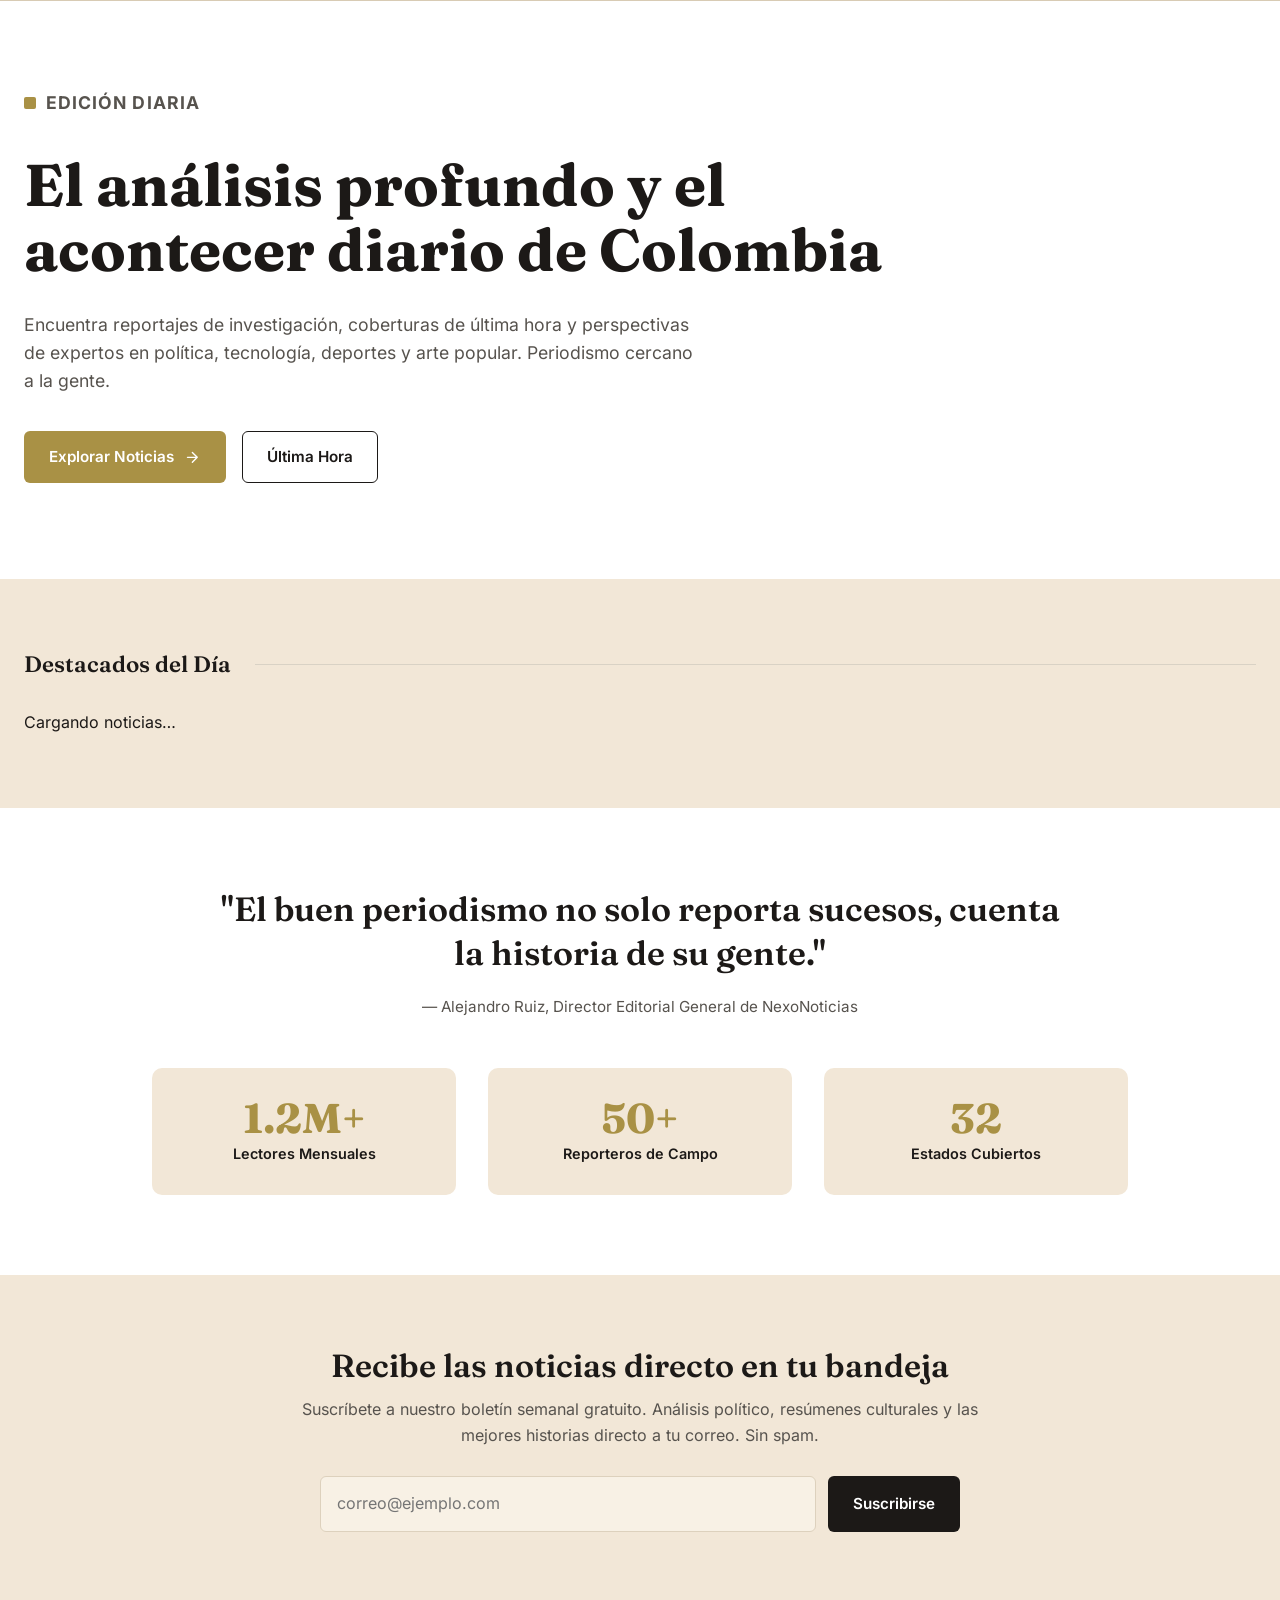
<file: index.html>
<!DOCTYPE html>
<html lang="es">
<head>
  <meta charset="utf-8">
  <meta name="viewport" content="width=device-width, initial-scale=1">
  <link rel="icon" href="data:image/svg+xml,%3Csvg xmlns='http://www.w3.org/2000/svg' viewBox='0 0 32 32'%3E%3Crect width='32' height='32' rx='4' 
  fill='%23a99145'/%3E%3Ctext x='16' y='23' font-family='Georgia' font-size='20' text-anchor='middle' fill='white'%3EN%3C/text%3E%3C/svg%3E">
  <link rel="stylesheet" href="css/styles.css">
  <title>NexoNoticias · El análisis profundo y el acontecer diario de Colombia</title>
  <meta name="description" content="Reportajes de investigación, cobertura de última hora y perspectivas de expertos en política, tecnología, deportes y cultura.">
</head>
<body>
  <a class="salto" href="#contenido">Saltar al contenido</a>
  <header class="site-header" id="header"></header>
  <main id="contenido">
    <section class="hero">
      <div class="contenedor">
        <p class="hero-etiqueta">Edición diaria</p>
        <h1>El análisis profundo y el acontecer diario de Colombia</h1>
        <p>Encuentra reportajes de investigación, coberturas de última hora y perspectivas de expertos en política, tecnología, deportes y arte popular. 
          Periodismo cercano a la gente.</p>
        <div class="hero-acciones">
          <a class="btn btn-primario" href="noticias.html">Explorar Noticias <svg class="icono" viewBox="0 0 24 24" aria-hidden="true"><path d="M5 12h14M12 5l7 7-7 7"/></svg></a>
          <a class="btn btn-borde" id="btn-ultima-hora" href="noticias.html">Última Hora</a>
        </div>
      </div>
    </section>

    <section class="seccion-crema" aria-labelledby="t-destacados">
      <div class="contenedor">
        <h2 class="titulo-linea" id="t-destacados">Destacados del Día</h2>
        <div class="grid-tarjetas" id="destacados" aria-live="polite"><p>Cargando noticias…</p></div>
      </div>
    </section>

    <section class="cita-bloque" id="acerca">
      <div class="contenedor">
        <blockquote>"El buen periodismo no solo reporta sucesos, cuenta la historia de su gente."</blockquote>
        <cite>— Alejandro Ruiz, Director Editorial General de NexoNoticias</cite>
        <div class="stats">
          <div class="stat"><strong data-contador="1.2" data-decimales="1" data-sufijo="M+">1.2M+</strong><span>Lectores Mensuales</span></div>
          <div class="stat"><strong data-contador="50" data-sufijo="+">50+</strong><span>Reporteros de Campo</span></div>
          <div class="stat"><strong data-contador="32">32</strong><span>Estados Cubiertos</span></div>
        </div>
      </div>
    </section>

    <section class="seccion-crema boletin-bloque" aria-labelledby="t-boletin">
      <div class="contenedor">
        <h2 id="t-boletin">Recibe las noticias directo en tu bandeja</h2>
        <p>Suscríbete a nuestro boletín semanal gratuito. Análisis político, resúmenes culturales y las mejores historias directo a tu correo. Sin spam.</p>
        <form class="form-suscripcion" id="form-boletin" novalidate>
          <label class="visualmente-oculto" for="correo-boletin">Correo electrónico</label>
          <input id="correo-boletin" type="email" placeholder="correo@ejemplo.com" autocomplete="email">
          <button class="btn btn-oscuro" type="submit">Suscribirse</button>
        </form>
        <p class="msg-suscripcion" id="msg-boletin" role="status"></p>
      </div>
    </section>
  </main>
  <footer class="site-footer" id="footer"></footer>
  <noscript><p style="padding:16px;text-align:center">NexoNoticias necesita JavaScript activado para mostrar las noticias.</p></noscript>
  <script type="module" src="js/pages/home.js"></script>
</body>
</html>
</file>
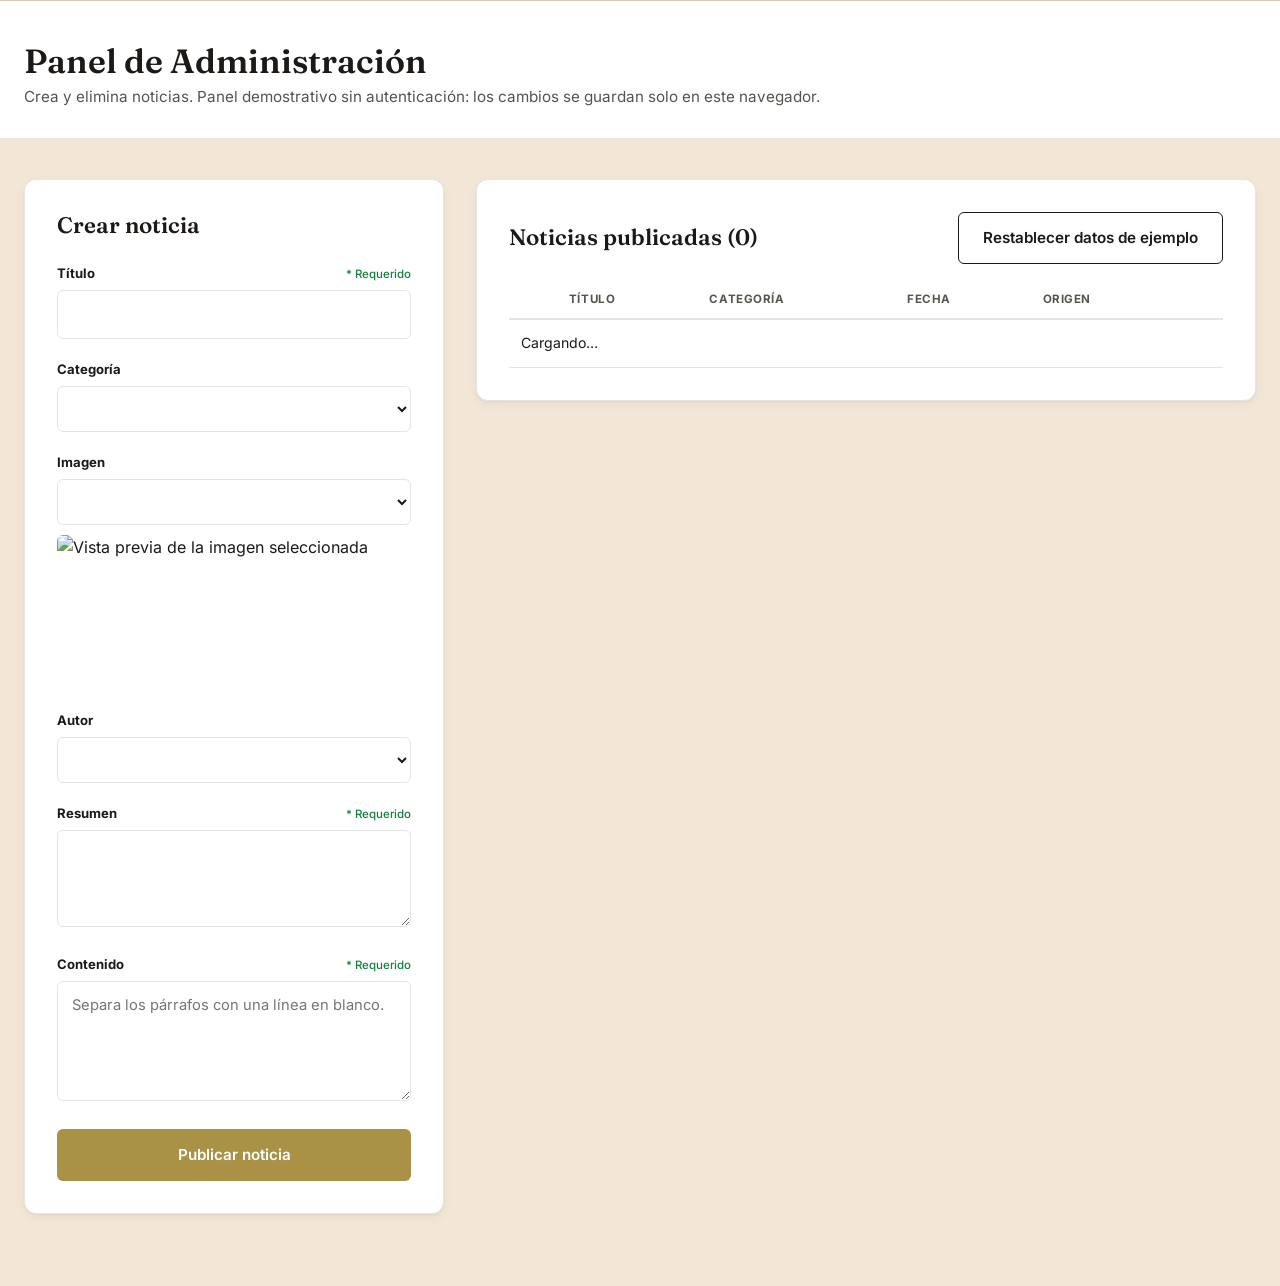
<file: admin.html>
<!DOCTYPE html>
<html lang="es">
<head>
  <meta charset="utf-8">
  <meta name="viewport" content="width=device-width, initial-scale=1">
  <link rel="icon" href="data:image/svg+xml,%3Csvg xmlns='http://www.w3.org/2000/svg' viewBox='0 0 32 32'%3E%3Crect width='32' height='32' rx='4' 
  fill='%23a99145'/%3E%3Ctext x='16' y='23' font-family='Georgia' font-size='20' text-anchor='middle' fill='white'%3EN%3C/text%3E%3C/svg%3E">
  <link rel="stylesheet" href="css/styles.css">
  <title>Administración de noticias · NexoNoticias</title>
</head>
<body>
  <a class="salto" href="#contenido">Saltar al contenido</a>
  <header class="site-header" id="header"></header>
  <main id="contenido">
    <section class="cabecera-pagina">
      <div class="contenedor">
        <h1>Panel de Administración</h1>
        <p class="sub">Crea y elimina noticias. Panel demostrativo sin autenticación: los cambios se guardan solo en este navegador.</p>
      </div>
    </section>
    <section class="catalogo-fondo">
      <div class="contenedor admin-grid">
        <div class="form-tarjeta">
          <h2>Crear noticia</h2>
          <form id="form-noticia" novalidate>
            <div class="campo">
              <div class="campo-fila"><label for="titulo">Título</label><span class="campo-estado" id="titulo-estado" aria-live="polite">* Requerido</span></div>
              <input id="titulo" name="titulo" type="text" maxlength="120" aria-describedby="titulo-estado">
            </div>
            <div class="campo">
              <div class="campo-fila"><label for="categoria">Categoría</label></div>
              <select id="categoria" name="categoria"></select>
            </div>
            <div class="campo">
              <div class="campo-fila"><label for="imagen">Imagen</label></div>
              <select id="imagen" name="imagen"></select>
              <img class="vista-previa" id="vista-previa" alt="Vista previa de la imagen seleccionada">
            </div>
            <div class="campo">
              <div class="campo-fila"><label for="autor">Autor</label></div>
              <select id="autor" name="autor"></select>
            </div>
            <div class="campo">
              <div class="campo-fila"><label for="resumen">Resumen</label><span class="campo-estado" id="resumen-estado" aria-live="polite">* Requerido</span></div>
              <textarea id="resumen" name="resumen" rows="3" style="min-height:80px" maxlength="180" aria-describedby="resumen-estado"></textarea>
            </div>
            <div class="campo">
              <div class="campo-fila"><label for="cuerpo">Contenido</label><span class="campo-estado" id="cuerpo-estado" aria-live="polite">* Requerido</span></div>
              <textarea id="cuerpo" name="contenido" aria-describedby="cuerpo-estado" placeholder="Separa los párrafos con una línea en blanco."></textarea>
            </div>
            <button class="btn btn-primario btn-bloque" type="submit">Publicar noticia</button>
          </form>
        </div>
        <div class="form-tarjeta">
          <div class="admin-barra">
            <h2 style="margin:0">Noticias publicadas (<span id="total">0</span>)</h2>
            <button type="button" class="btn btn-borde" id="btn-restablecer">Restablecer datos de ejemplo</button>
          </div>
          <div class="tabla-envoltorio">
            <table class="tabla">
              <thead><tr><th><span class="visualmente-oculto">Imagen</span></th><th>Título</th><th>Categoría</th><th>Fecha</th><th>Origen</th><th><span 
                class="visualmente-oculto">Acciones</span></th></tr></thead>
              <tbody id="cuerpo-tabla"><tr><td colspan="6">Cargando…</td></tr></tbody>
            </table>
          </div>
        </div>
      </div>
    </section>
  </main>
  <footer class="site-footer" id="footer"></footer>
  <noscript><p style="padding:16px;text-align:center">NexoNoticias necesita JavaScript activado para mostrar las noticias.</p></noscript>
  <script type="module" src="js/pages/admin.js"></script>
</body>
</html>
</file>
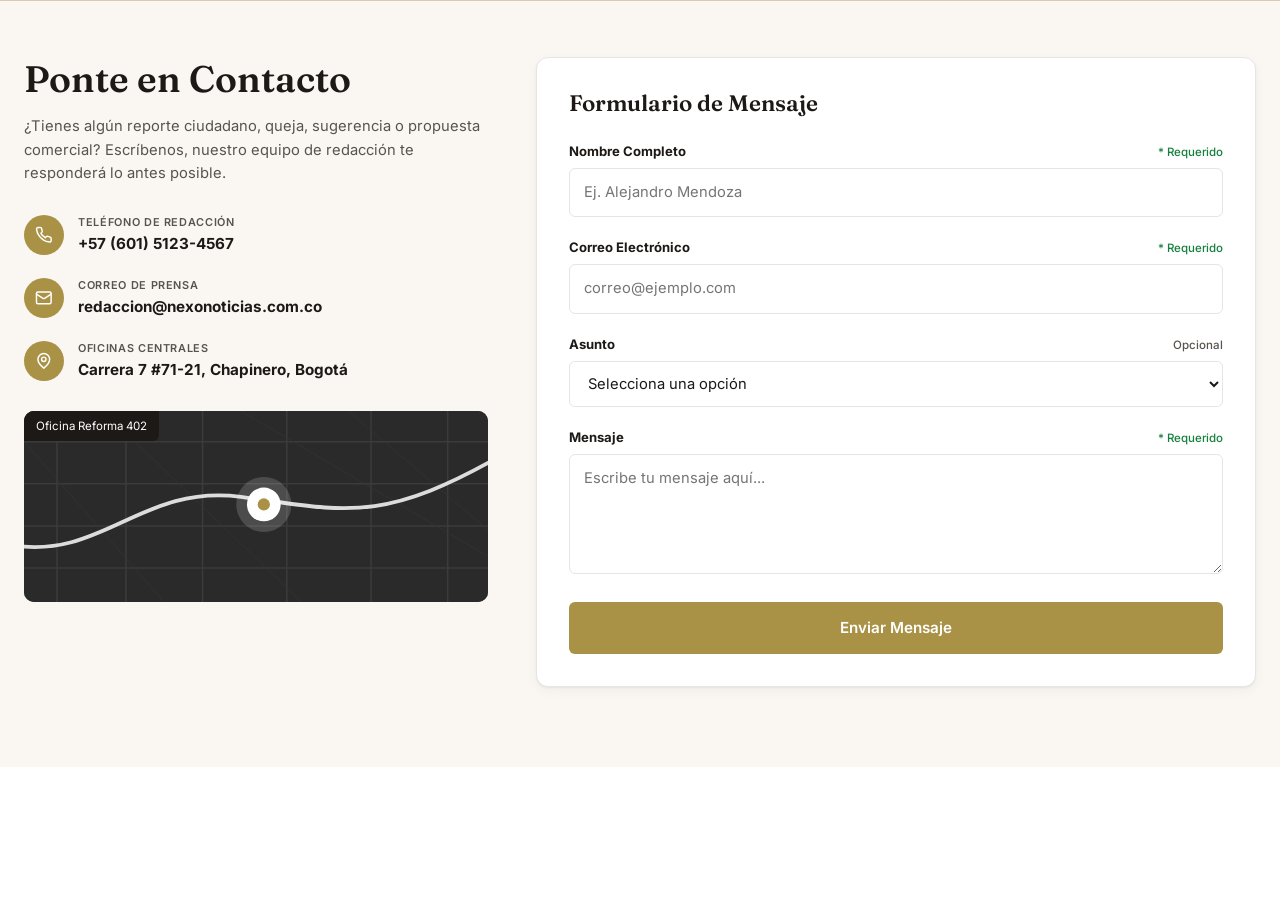
<file: contacto.html>
<!DOCTYPE html>
<html lang="es">
<head>
  <meta charset="utf-8">
  <meta name="viewport" content="width=device-width, initial-scale=1">
  <link rel="icon" href="data:image/svg+xml,%3Csvg xmlns='http://www.w3.org/2000/svg' viewBox='0 0 32 32'%3E%3Crect width='32' height='32' rx='4' 
  fill='%23a99145'/%3E%3Ctext x='16' y='23' font-family='Georgia' font-size='20' text-anchor='middle' fill='white'%3EN%3C/text%3E%3C/svg%3E">
  <link rel="stylesheet" href="css/styles.css">
  <title>Contacto · NexoNoticias</title>
  <meta name="description" content="Escribe a la redacción de NexoNoticias: reportes ciudadanos, quejas, sugerencias o propuestas comerciales.">
</head>
<body>
  <a class="salto" href="#contenido">Saltar al contenido</a>
  <header class="site-header" id="header"></header>
  <main id="contenido" class="contacto-fondo">
    <div class="contenedor contacto-grid">
      <section class="contacto-info">
        <h1>Ponte en Contacto</h1>
        <p>¿Tienes algún reporte ciudadano, queja, sugerencia o propuesta comercial? Escríbenos, nuestro equipo de redacción te responderá lo antes posible.</p>
        <div class="dato"><span class="dato-icono"><svg class="icono" viewBox="0 0 24 24" aria-hidden="true"><path d="M22 16.92v3a2 2 0 0 1-2.18 2 19.8 19.8 0 0 1-8.63-3.07 
          19.5 19.5 0 0 1-6-6A19.8 19.8 0 0 1 2.12 4.18 2 2 0 0 1 4.11 2h3a2 2 0 0 1 2 1.72c.13.96.36 1.9.7 2.81a2 2 0 0 1-.45 2.11L8.09 9.91a16 16 0 0 0 6 6l1.27-1.27a2 2 
          0 0 1 2.11-.45c.91.34 1.85.57 2.81.7A2 2 0 0 1 22 16.92z"/></svg></span>
          <div><small>Teléfono de redacción</small><strong>+57 (601) 5123-4567</strong></div></div>
        <div class="dato"><span class="dato-icono"><svg class="icono" viewBox="0 0 24 24" aria-hidden="true"><rect x="2" y="4" width="20" height="16" rx="2"/>
          <path d="m22 7-8.97 5.7a1.94 1.94 0 0 1-2.06 0L2 7"/></svg></span>
          <div><small>Correo de prensa</small><strong>redaccion@nexonoticias.com.co</strong></div></div>
        <div class="dato"><span class="dato-icono"><svg class="icono" viewBox="0 0 24 24" aria-hidden="true"><path d="M20 10c0 6-8 12-8 12s-8-6-8-12a8 8 0 0 1 16 0z"/>
          <circle cx="12" cy="10" r="3"/></svg></span>
          <div><small>Oficinas centrales</small><strong>Carrera 7 #71-21, Chapinero, Bogotá</strong></div></div>
        <div class="mapa">
          <span class="mapa-etiqueta">Oficina Reforma 402</span>
          <svg viewBox="0 0 640 250" preserveAspectRatio="xMidYMid slice" role="img" aria-label="Mapa estilizado de la ubicación de las oficinas">
            <rect width="640" height="250" fill="#2a2a2a"/>
            <path d="M0 40h640M0 95h640M0 150h640M0 205h640M60 0v250M150 0v250M250 0v250M360 0v250M470 0v250M570 0v250" stroke="#3b3b3b" stroke-width="2" fill="none"/>
            <path d="M0 20l200 230M120 0l260 250M300 0l340 200M440 0l200 170" stroke="#333" stroke-width="1" fill="none"/>
            <path d="M0 175C120 195 170 95 300 112S480 150 640 58" stroke="#ececec" stroke-width="5" fill="none" opacity=".92"/>
            <circle cx="330" cy="122" r="36" fill="#fff" opacity=".16"/><circle cx="330" cy="122" r="22" fill="#fff"/><circle cx="330" cy="122" r="8" fill="#a99145"/>
          </svg>
        </div>
      </section>

      <section class="form-tarjeta" aria-labelledby="t-form">
        <h2 id="t-form">Formulario de Mensaje</h2>
        <form id="form-contacto" novalidate>
          <div class="campo">
            <div class="campo-fila"><label for="nombre">Nombre Completo</label><span class="campo-estado" id="nombre-estado" aria-live="polite">* Requerido</span></div>
            <input id="nombre" name="nombre" type="text" autocomplete="name" placeholder="Ej. Alejandro Mendoza" aria-describedby="nombre-estado" required>
          </div>
          <div class="campo">
            <div class="campo-fila"><label for="correo">Correo Electrónico</label><span class="campo-estado" id="correo-estado" aria-live="polite">* Requerido</span></div>
            <input id="correo" name="correo" type="email" autocomplete="email" placeholder="correo@ejemplo.com" aria-describedby="correo-estado" required>
          </div>
          <div class="campo">
            <div class="campo-fila"><label for="asunto">Asunto</label><span class="campo-estado es-opcional">Opcional</span></div>
            <select id="asunto" name="asunto"><option value="">Selecciona una opción</option></select>
          </div>
          <div class="campo">
            <div class="campo-fila"><label for="mensaje">Mensaje</label><span class="campo-estado" id="mensaje-estado" aria-live="polite">* Requerido</span></div>
            <textarea id="mensaje" name="mensaje" placeholder="Escribe tu mensaje aquí..." aria-describedby="mensaje-estado" required></textarea>
          </div>
          <p class="aviso aviso-exito" id="aviso-validos" role="status" hidden>
            <svg class="icono" viewBox="0 0 24 24" aria-hidden="true"><path d="M22 11.08V12a10 10 0 1 1-5.93-9.14"/><path d="m22 4-10 10-3-3"/></svg>
            Tus datos de contacto están validados correctamente. Listo para enviar.</p>
          <button class="btn btn-primario btn-bloque" type="submit">Enviar Mensaje</button>
        </form>
        <div class="confirmacion" id="confirmacion" tabindex="-1" role="status" hidden>
          <svg class="icono" viewBox="0 0 24 24" aria-hidden="true"><path d="M22 11.08V12a10 10 0 1 1-5.93-9.14"/><path d="m22 4-10 10-3-3"/></svg>
          <h3>¡Mensaje enviado!</h3>
          <p>Gracias, <strong id="confirmacion-nombre"></strong>. Nuestro equipo de redacción te responderá lo antes posible.</p>
          <button type="button" class="btn btn-borde" id="btn-nuevo" style="margin-top:20px">Enviar otro mensaje</button>
        </div>
      </section>
    </div>
  </main>
  <footer class="site-footer" id="footer"></footer>
  <noscript><p style="padding:16px;text-align:center">NexoNoticias necesita JavaScript activado para mostrar las noticias.</p></noscript>
  <script type="module" src="js/pages/contacto.js"></script>
</body>
</html>
</file>
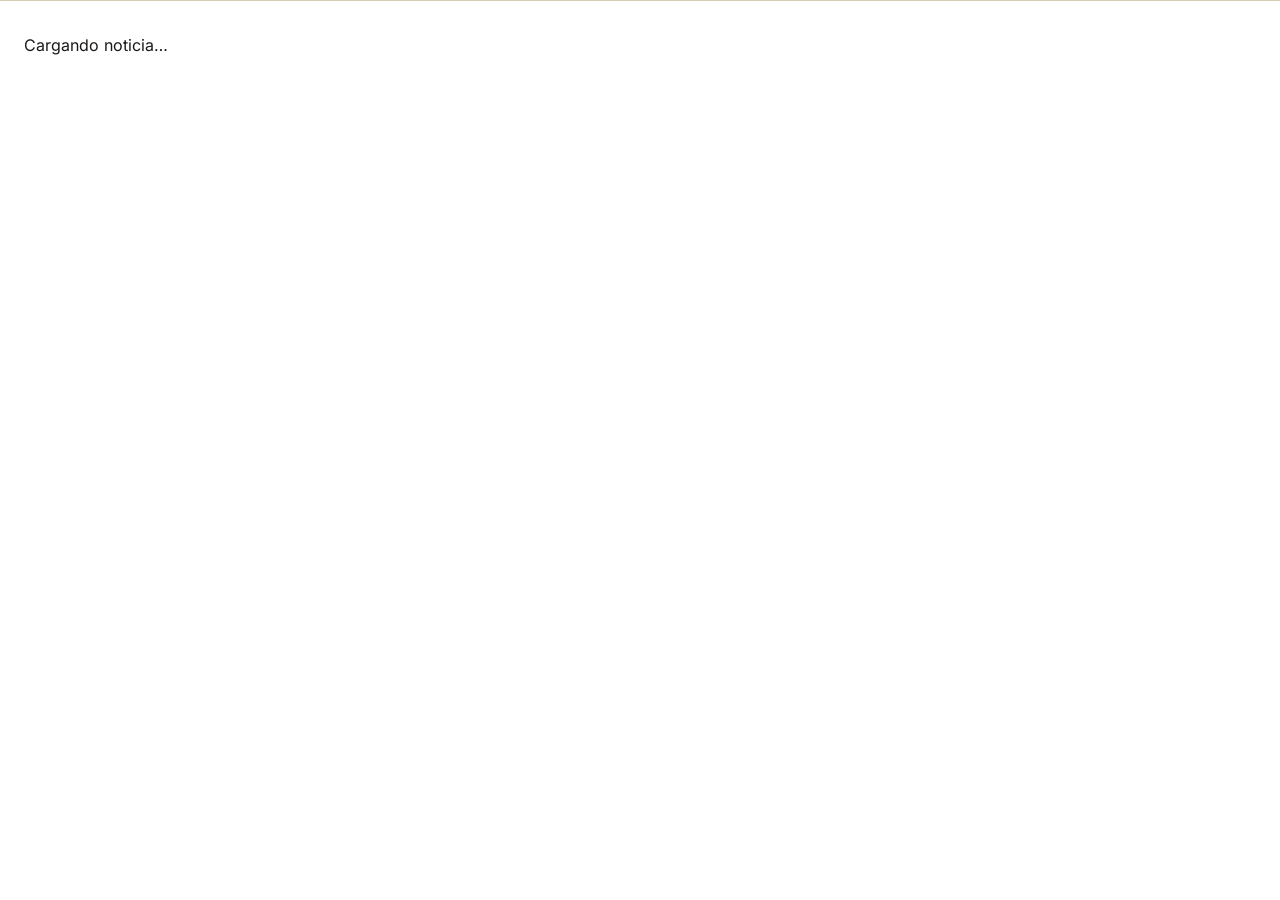
<file: detalle.html>
<!DOCTYPE html>
<html lang="es">
<head>
  <meta charset="utf-8">
  <meta name="viewport" content="width=device-width, initial-scale=1">
  <link rel="icon" href="data:image/svg+xml,%3Csvg xmlns='http://www.w3.org/2000/svg' viewBox='0 0 32 32'%3E%3Crect width='32' height='32' rx='4' 
  fill='%23a99145'/%3E%3Ctext x='16' y='23' font-family='Georgia' font-size='20' text-anchor='middle' fill='white'%3EN%3C/text%3E%3C/svg%3E">
  <link rel="stylesheet" href="css/styles.css">
  <title>Detalle de la noticia · NexoNoticias</title>
</head>
<body>
  <a class="salto" href="#contenido">Saltar al contenido</a>
  <header class="site-header" id="header"></header>
  <main id="contenido" class="detalle-fondo">
    <div class="contenedor" id="detalle" aria-live="polite"><p>Cargando noticia…</p></div>
  </main>
  <footer class="site-footer" id="footer"></footer>
  <noscript><p style="padding:16px;text-align:center">NexoNoticias necesita JavaScript activado para mostrar las noticias.</p></noscript>
  <script type="module" src="js/pages/detalle.js"></script>
</body>
</html>
</file>
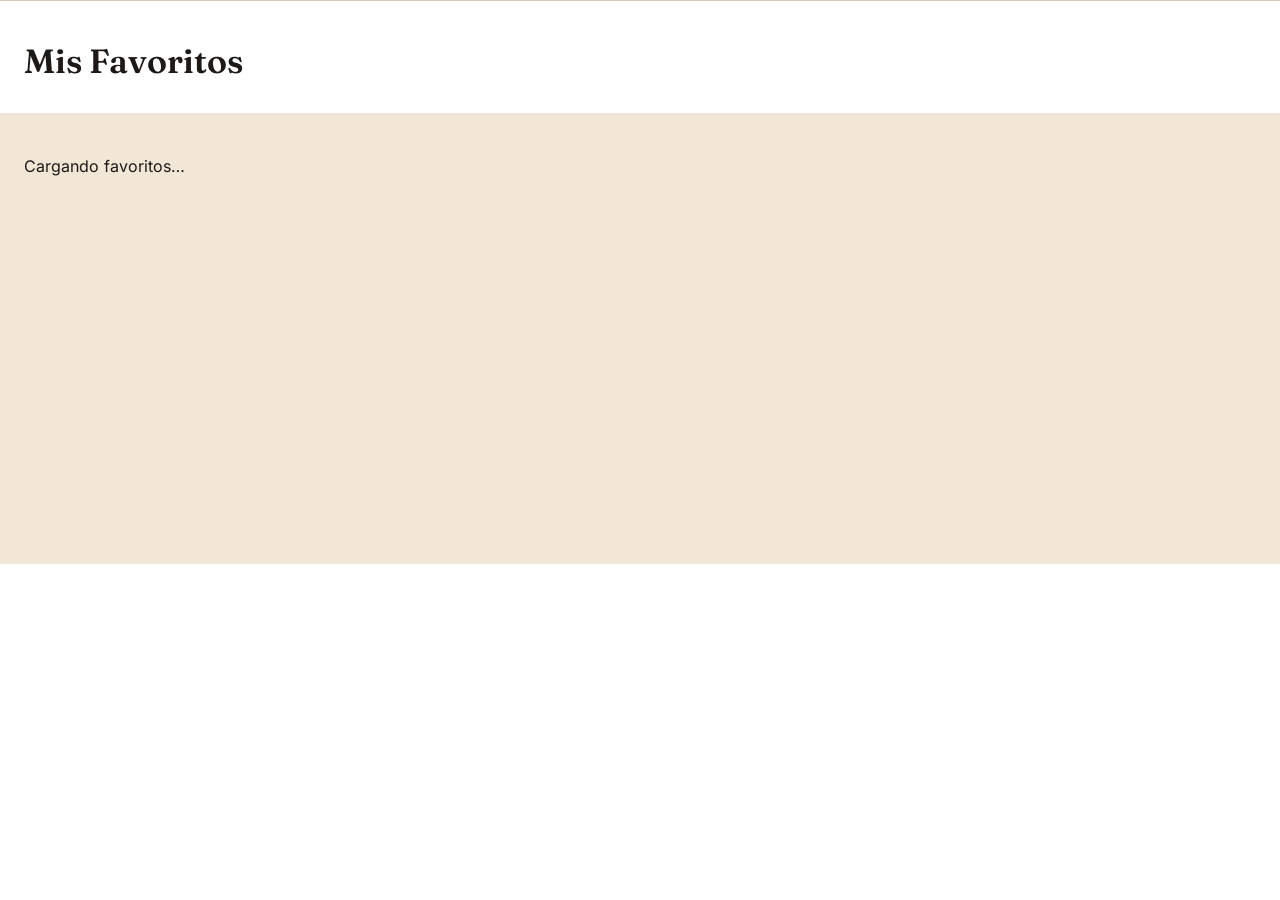
<file: favoritos.html>
<!DOCTYPE html>
<html lang="es">
<head>
  <meta charset="utf-8">
  <meta name="viewport" content="width=device-width, initial-scale=1">
  <link rel="icon" href="data:image/svg+xml,%3Csvg xmlns='http://www.w3.org/2000/svg' viewBox='0 0 32 32'%3E%3Crect width='32' height='32' rx='4' 
  fill='%23a99145'/%3E%3Ctext x='16' y='23' font-family='Georgia' font-size='20' text-anchor='middle' fill='white'%3EN%3C/text%3E%3C/svg%3E">
  <link rel="stylesheet" href="css/styles.css">
  <title>Mis Favoritos · NexoNoticias</title>
</head>
<body>
  <a class="salto" href="#contenido">Saltar al contenido</a>
  <header class="site-header" id="header"></header>
  <main id="contenido">
    <section class="cabecera-pagina">
      <div class="contenedor cabecera-fila">
        <div><h1>Mis Favoritos</h1><p class="sub" id="contador" aria-live="polite"></p></div>
        <button type="button" class="btn btn-borde" id="btn-vaciar" hidden>Vaciar lista</button>
      </div>
    </section>
    <section class="catalogo-fondo">
      <div class="contenedor"><div class="grid-tarjetas" id="listado"><p>Cargando favoritos…</p></div></div>
    </section>
  </main>
  <footer class="site-footer" id="footer"></footer>
  <noscript><p style="padding:16px;text-align:center">NexoNoticias necesita JavaScript activado para mostrar las noticias.</p></noscript>
  <script type="module" src="js/pages/favoritos.js"></script>
</body>
</html>
</file>
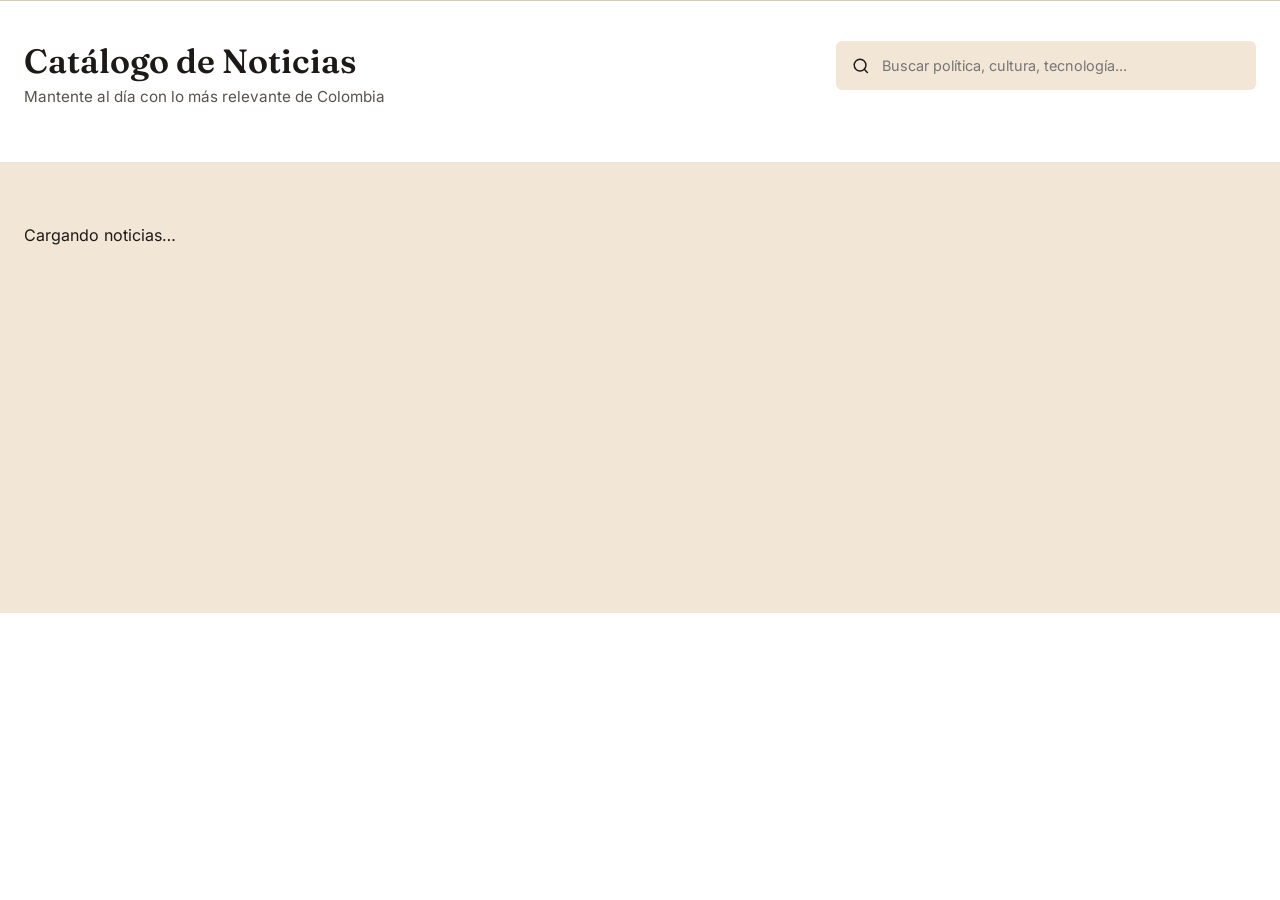
<file: noticias.html>
<!DOCTYPE html>
<html lang="es">
<head>
  <meta charset="utf-8">
  <meta name="viewport" content="width=device-width, initial-scale=1">
  <link rel="icon" href="data:image/svg+xml,%3Csvg xmlns='http://www.w3.org/2000/svg' viewBox='0 0 32 32'%3E%3Crect width='32' height='32' rx='4' 
  fill='%23a99145'/%3E%3Ctext x='16' y='23' font-family='Georgia' font-size='20' text-anchor='middle' fill='white'%3EN%3C/text%3E%3C/svg%3E">
  <link rel="stylesheet" href="css/styles.css">
  <title>Catálogo de Noticias · NexoNoticias</title>
  <meta name="description" content="Catálogo de noticias de política, tecnología, deportes y cultura de Colombia.">
</head>
<body>
  <a class="salto" href="#contenido">Saltar al contenido</a>
  <header class="site-header" id="header"></header>
  <main id="contenido">
    <section class="cabecera-pagina">
      <div class="contenedor">
        <div class="cabecera-fila">
          <div><h1>Catálogo de Noticias</h1><p class="sub">Mantente al día con lo más relevante de Colombia</p></div>
          <form class="buscador-catalogo" id="form-buscar" role="search">
            <svg class="icono" viewBox="0 0 24 24" aria-hidden="true"><circle cx="11" cy="11" r="8"/><path d="m21 21-4.3-4.3"/></svg><label class="visualmente-oculto" 
            for="buscar">Buscar noticias</label>
            <input id="buscar" type="search" placeholder="Buscar política, cultura, tecnología..." autocomplete="off">
          </form>
        </div>
        <div class="pildoras" id="pildoras" role="group" aria-label="Filtrar por categoría"></div>
      </div>
    </section>
    <section class="catalogo-fondo">
      <div class="contenedor">
        <p class="contador-resultados" id="contador" aria-live="polite"></p>
        <div class="grid-tarjetas" id="listado"><p>Cargando noticias…</p></div>
      </div>
    </section>
  </main>
  <footer class="site-footer" id="footer"></footer>
  <noscript><p style="padding:16px;text-align:center">NexoNoticias necesita JavaScript activado para mostrar las noticias.</p></noscript>
  <script type="module" src="js/pages/noticias.js"></script>
</body>
</html>
</file>
<file: css/styles.css>
/* ---------- 1. Fuentes locales (autohospedadas) y variables de diseño ---------- */
@font-face { font-family: "Fraunces"; font-weight: 600; font-display: swap; src: url("../fonts/fraunces-latin-600-normal.woff2") format("woff2"); }
@font-face { font-family: "Fraunces"; font-weight: 700; font-display: swap; src: url("../fonts/fraunces-latin-700-normal.woff2") format("woff2"); }
@font-face { font-family: "Inter"; font-weight: 400; font-display: swap; src: url("../fonts/inter-latin-400-normal.woff2") format("woff2"); }
@font-face { font-family: "Inter"; font-weight: 500; font-display: swap; src: url("../fonts/inter-latin-500-normal.woff2") format("woff2"); }
@font-face { font-family: "Inter"; font-weight: 600; font-display: swap; src: url("../fonts/inter-latin-600-normal.woff2") format("woff2"); }
@font-face { font-family: "Inter"; font-weight: 700; font-display: swap; src: url("../fonts/inter-latin-700-normal.woff2") format("woff2"); }

:root {
  /* Paleta tomada del diseño en Figma */
  --crema: #f2e7d7;
  --crema-suave: #faf7f2;
  --dorado: #a99145;
  --dorado-oscuro: #86722f;
  --oscuro: #1c1917;
  --texto: #1c1917;
  --texto-suave: #57534e;
  --borde: #e7e5e4;
  --blanco: #ffffff;
  --exito: #15803d;
  --exito-fondo: #effaf2;
  --error: #b42318;

  --fuente-titulos: "Fraunces", Georgia, "Times New Roman", serif;
  --fuente-texto: "Inter", system-ui, -apple-system, "Segoe UI", Roboto, sans-serif;
  --radio: 10px;
  --sombra: 0 1px 2px rgba(28, 25, 23, .05), 0 4px 12px rgba(28, 25, 23, .04);
  --ancho-max: 1312px;
}

/* ---------- 2. Base ---------- */
*, *::before, *::after { box-sizing: border-box; }
html { scroll-behavior: smooth; }
body { margin: 0; font-family: var(--fuente-texto); color: var(--texto); background: var(--blanco); line-height: 1.6; -webkit-font-smoothing: antialiased; }
img { max-width: 100%; display: block; }
a { color: inherit; text-decoration: none; }
h1, h2, h3, h4 { font-family: var(--fuente-titulos); font-weight: 600; line-height: 1.2; margin: 0; }
p { margin: 0; }
ul { list-style: none; margin: 0; padding: 0; }
button, input, select, textarea { font: inherit; color: inherit; }
button { cursor: pointer; }
[hidden] { display: none !important; }
:focus-visible { outline: 3px solid var(--dorado); outline-offset: 2px; }

.contenedor { width: 100%; max-width: var(--ancho-max); margin-inline: auto; padding-inline: 24px; }
.visualmente-oculto { position: absolute; width: 1px; height: 1px; overflow: hidden; clip: rect(0 0 0 0); white-space: nowrap; }
.salto { position: absolute; left: -999px; top: 8px; background: var(--oscuro); color: #fff; padding: 8px 14px; border-radius: 6px; z-index: 100; }
.salto:focus { left: 8px; }
.icono { width: 1.1em; height: 1.1em; fill: none; stroke: currentColor; stroke-width: 2; stroke-linecap: round; stroke-linejoin: round; flex-shrink: 0; }

/* ---------- 3. Componentes comunes ---------- */
/* Botones */
.btn { display: inline-flex; align-items: center; gap: 10px; padding: 13px 24px; border-radius: 6px; font-weight: 600; font-size: .95rem; border: 1px solid transparent; 
  transition: background .2s, color .2s, transform .1s; }
.btn:active { transform: translateY(1px); }
.btn-primario { background: var(--dorado); color: #fff; }
.btn-primario:hover { background: var(--dorado-oscuro); }
.btn-borde { background: #fff; border-color: var(--oscuro); color: var(--oscuro); }
.btn-borde:hover { background: var(--oscuro); color: #fff; }
.btn-oscuro { background: var(--oscuro); color: #fff; }
.btn-oscuro:hover { background: #3a3532; }
.btn-peligro { background: #fff; border-color: #f0c4be; color: var(--error); padding: 8px 12px; font-size: .85rem; }
.btn-peligro:hover { background: var(--error); color: #fff; }
.btn-bloque { width: 100%; justify-content: center; }

/* Encabezado */
.site-header { background: var(--crema); border-bottom: 1px solid #d8cbb4; position: sticky; top: 0; z-index: 50; }
.header-inner { display: grid; grid-template-columns: 1fr auto 1fr; align-items: center; min-height: 88px; gap: 24px; }
.menu { display: contents; }
.logo { display: inline-flex; align-items: center; gap: 12px; font-family: var(--fuente-titulos); font-size: 1.75rem; font-weight: 600; color: var(--dorado); width: fit-content; }
.logo-marca { width: 40px; height: 40px; background: var(--dorado); color: #fff; border-radius: 4px; display: grid; place-items: center; font-size: 1.5rem; }
.nav ul { display: flex; gap: 32px; }
.nav a { position: relative; font-size: .95rem; font-weight: 500; padding: 6px 0; display: inline-flex; align-items: center; gap: 6px; }
.nav a:hover { color: var(--dorado-oscuro); }
.nav a[aria-current="page"] { color: var(--dorado); font-weight: 700; }
.nav a[aria-current="page"]::after { content: ""; position: absolute; left: 0; right: 0; bottom: -4px; height: 2px; background: var(--dorado); border-radius: 2px; }
.insignia { min-width: 20px; height: 20px; padding: 0 6px; border-radius: 10px; background: var(--dorado); color: #fff; font-size: .7rem; font-weight: 700; 
  display: inline-grid; place-items: center; }
.herramientas { display: flex; align-items: center; gap: 20px; justify-self: end; }
.buscador { display: flex; align-items: center; gap: 8px; background: #fff; border-radius: 999px; padding: 8px 16px; width: 190px; }
.buscador input { border: 0; outline: 0; background: transparent; width: 100%; font-size: .85rem; }
.buscador:focus-within { box-shadow: 0 0 0 3px rgba(169, 145, 69, .4); }
.clima { color: var(--dorado); font-weight: 700; font-size: .85rem; white-space: nowrap; }
.menu-toggle { display: none; background: transparent; border: 1px solid var(--dorado); color: var(--dorado); border-radius: 6px; width: 42px; height: 42px; place-items: center; }

/* Tarjetas de noticia */
.grid-tarjetas { display: grid; grid-template-columns: repeat(3, 1fr); gap: 32px; }
.tarjeta { background: #fff; border: 1px solid var(--borde); border-radius: var(--radio); overflow: hidden; display: flex; flex-direction: column; 
  box-shadow: var(--sombra); transition: transform .2s, box-shadow .2s; }
.tarjeta:hover { transform: translateY(-3px); box-shadow: 0 10px 24px rgba(28, 25, 23, .1); }
.tarjeta-img { position: relative; aspect-ratio: 415 / 219; overflow: hidden; background: var(--crema); }
.tarjeta-img img { width: 100%; height: 100%; object-fit: cover; transition: transform .4s; }
.tarjeta:hover .tarjeta-img img { transform: scale(1.04); }
.tarjeta-cuerpo { padding: 20px 24px 8px; flex: 1; display: flex; flex-direction: column; gap: 10px; }
.tarjeta-meta { display: flex; justify-content: space-between; gap: 12px; font-size: .75rem; color: var(--texto-suave); }
.cat { color: var(--dorado); font-weight: 700; letter-spacing: .05em; text-transform: uppercase; font-size: .75rem; }
.tarjeta h3 { font-size: 1.3rem; }
.tarjeta h3 a:hover { color: var(--dorado-oscuro); }
.tarjeta-resumen { color: var(--texto-suave); font-size: .92rem; }
.tarjeta-pie { padding: 14px 24px 20px; }
.ver-mas { display: inline-flex; align-items: center; gap: 4px; color: var(--dorado); font-weight: 600; font-size: .88rem; }
.ver-mas:hover { color: var(--dorado-oscuro); gap: 8px; }
.btn-fav { position: absolute; top: 12px; right: 12px; width: 38px; height: 38px; border-radius: 50%; border: 0; background: rgba(255, 255, 255, .93); 
  color: var(--oscuro); display: grid; place-items: center; box-shadow: 0 2px 6px rgba(0, 0, 0, .2); transition: background .2s, color .2s, transform .15s; }
.btn-fav:hover { transform: scale(1.1); }
.btn-fav[aria-pressed="true"] { background: var(--dorado); color: #fff; }
.btn-fav[aria-pressed="true"] .icono, .icono-btn[aria-pressed="true"] .icono { fill: currentColor; }

/* Títulos de sección con línea */
.titulo-linea { display: flex; align-items: center; gap: 24px; margin-bottom: 32px; font-size: 1.4rem; }
.titulo-linea::after { content: ""; flex: 1; height: 1px; background: #d9d2c5; }

/* Formularios */
.campo { margin-bottom: 20px; }
.campo-fila { display: flex; justify-content: space-between; align-items: baseline; gap: 12px; margin-bottom: 6px; }
.campo label { font-size: .82rem; font-weight: 700; }
.campo-estado { font-size: .72rem; color: var(--exito); font-weight: 500; }
.campo-estado.es-error { color: var(--dorado-oscuro); }
.campo-estado.es-opcional { color: var(--texto-suave); }
.campo input, .campo select, .campo textarea { width: 100%; padding: 12px 14px; border: 1px solid var(--borde); border-radius: 6px; background: #fff; font-size: .92rem; }
.campo textarea { min-height: 120px; resize: vertical; }
.campo input:focus, .campo select:focus, .campo textarea:focus { outline: 0; border-color: var(--dorado); box-shadow: 0 0 0 3px rgba(169, 145, 69, .2); }
.campo [aria-invalid="true"] { border-color: var(--dorado); background: #fffdf7; }
.aviso { display: flex; align-items: center; gap: 10px; padding: 12px 16px; border-radius: 6px; font-size: .85rem; margin-bottom: 20px; }
.aviso-exito { background: var(--exito-fondo); color: var(--exito); border: 1px solid #c7ecd2; }
.aviso-error { background: #fef3f2; color: var(--error); border: 1px solid #fecdca; }

/* Estado vacío / error */
.vacio { text-align: center; padding: 64px 24px; background: var(--crema-suave); border: 1px dashed #d9d2c5; border-radius: var(--radio); color: var(--texto-suave); }
.vacio h2 { font-size: 1.5rem; color: var(--texto); margin-bottom: 8px; }
.vacio .btn { margin-top: 20px; }

/* Aviso emergente */
.toasts { position: fixed; bottom: 24px; left: 50%; transform: translateX(-50%); display: grid; gap: 10px; z-index: 200; width: max-content; max-width: calc(100vw - 32px); }
.toast { background: var(--oscuro); color: #fff; padding: 12px 20px; border-radius: 8px; font-size: .9rem; box-shadow: 0 8px 24px rgba(0, 0, 0, .25); 
  display: flex; align-items: center; gap: 10px; animation: entrar .25s ease-out; }
.toast.error { background: var(--error); }
@keyframes entrar { from { opacity: 0; transform: translateY(12px); } }

/* Pie de página */
.site-footer { background: var(--oscuro); color: #d6d3d1; margin-top: 0; }
.footer-grid { display: grid; grid-template-columns: 2fr 1fr 1.2fr 1.6fr; gap: 40px; padding-block: 64px 48px; }
.footer-marca { font-family: var(--fuente-titulos); font-size: 1.9rem; color: #fff; }
.footer-marca span { color: var(--dorado); }
.footer-desc { color: #78716c; font-size: .85rem; margin-top: 16px; max-width: 340px; }
.footer-col h4 { font-family: var(--fuente-texto); color: var(--dorado); font-size: .75rem; letter-spacing: .08em; text-transform: uppercase; 
  margin-bottom: 18px; font-weight: 700; }
.footer-col li { margin-bottom: 10px; font-size: .88rem; }
.footer-col a:hover { color: #fff; }
.form-boletin { display: flex; background: #2b2724; border-radius: 6px; padding: 4px 4px 4px 14px; align-items: center; }
.form-boletin input { flex: 1; min-width: 0; background: transparent; border: 0; outline: 0; color: #fff; font-size: .85rem; }
.form-boletin button { background: transparent; border: 0; color: #fff; padding: 10px; display: grid; place-items: center; }
.footer-base { border-top: 1px solid #2f2a27; padding-block: 28px; display: flex; justify-content: space-between; align-items: center; gap: 16px; 
  font-size: .78rem; color: #78716c; }
.redes { display: flex; gap: 12px; }
.redes a { width: 36px; height: 36px; border-radius: 50%; background: var(--dorado); color: var(--oscuro); display: grid; place-items: center; }
.redes a:hover { background: #c4a955; }

/* ---------- 4. Páginas ---------- */
/* Inicio */
.hero { padding-block: 88px 96px; }
.hero-etiqueta { display: inline-flex; align-items: center; gap: 10px; color: var(--dorado); font-weight: 700; font-size: .75rem; letter-spacing: .06em; 
  text-transform: uppercase; margin-bottom: 20px; }
.hero-etiqueta::before { content: ""; width: 12px; height: 12px; background: var(--dorado); border-radius: 2px; }
.hero h1 { font-size: clamp(2.3rem, 4.6vw, 4rem); font-weight: 700; max-width: 16em; line-height: 1.1; margin-bottom: 28px; }
.hero p { color: var(--texto-suave); font-size: 1.1rem; max-width: 62ch; margin-bottom: 36px; }
.hero-acciones { display: flex; gap: 16px; flex-wrap: wrap; }
.seccion-crema { background: var(--crema); padding-block: 72px; }
.cita-bloque { padding-block: 80px; text-align: center; }
.cita-bloque blockquote { margin: 0 auto; max-width: 860px; font-family: var(--fuente-titulos); font-size: clamp(1.5rem, 3vw, 2.1rem); font-weight: 600; line-height: 1.3; }
.cita-bloque cite { display: block; margin-top: 20px; font-style: normal; color: var(--texto-suave); font-size: .95rem; }
.stats { display: grid; grid-template-columns: repeat(3, 1fr); gap: 32px; max-width: 976px; margin: 48px auto 0; }
.stat { background: var(--crema); border-radius: var(--radio); padding: 28px 16px; }
.stat strong { display: block; font-family: var(--fuente-titulos); font-size: 2.6rem; color: var(--dorado); line-height: 1.1; }
.stat span { font-weight: 600; font-size: .9rem; }
.boletin-bloque { text-align: center; }
.boletin-bloque h2 { font-size: 2rem; margin-bottom: 12px; }
.boletin-bloque > .contenedor > p { color: var(--texto-suave); max-width: 70ch; margin: 0 auto 28px; }
.form-suscripcion { display: flex; gap: 12px; max-width: 640px; margin: 0 auto; }
.form-suscripcion input { flex: 1; min-width: 0; padding: 14px 16px; border: 1px solid #ddd1bd; border-radius: 6px; background: #f8f1e5; }
.form-suscripcion input:focus { outline: 0; border-color: var(--dorado); background: #fff; }
.msg-suscripcion { margin-top: 14px; font-size: .88rem; min-height: 1.4em; }
.msg-suscripcion.es-error { color: var(--error); }
.msg-suscripcion.es-exito { color: var(--exito); }

/* Catálogo */
.cabecera-pagina { background: #fff; border-bottom: 1px solid var(--borde); padding-block: 40px 28px; }
.cabecera-fila { display: flex; justify-content: space-between; align-items: flex-start; gap: 24px; flex-wrap: wrap; }
.cabecera-pagina h1 { font-size: 2.1rem; }
.cabecera-pagina .sub { color: var(--texto-suave); font-size: .95rem; margin-top: 4px; }
.buscador-catalogo { display: flex; align-items: center; gap: 10px; background: var(--crema); border-radius: 6px; padding: 12px 16px; width: min(100%, 420px); }
.buscador-catalogo input { flex: 1; border: 0; outline: 0; background: transparent; font-size: .9rem; min-width: 0; }
.buscador-catalogo:focus-within { box-shadow: 0 0 0 3px rgba(169, 145, 69, .4); }
.pildoras { display: flex; gap: 10px; flex-wrap: wrap; margin-top: 24px; }
.pildora { border: 1px solid var(--borde); background: #fff; border-radius: 999px; padding: 7px 18px; font-size: .85rem; font-weight: 500; transition: all .2s; }
.pildora:hover { border-color: var(--dorado); color: var(--dorado-oscuro); }
.pildora[aria-pressed="true"] { background: var(--dorado); border-color: var(--dorado); color: #fff; font-weight: 600; }
.catalogo-fondo { background: var(--crema); padding-block: 40px 72px; min-height: 50vh; }
.contador-resultados { color: var(--texto-suave); font-size: .88rem; margin-bottom: 20px; }

/* Detalle */
.detalle-fondo { padding-block: 32px 56px; }
.detalle-grid { display: grid; grid-template-columns: minmax(0, 1fr) 340px; gap: 32px; align-items: start; }
.articulo { background: #fff; border: 1px solid var(--borde); border-radius: var(--radio); padding: 32px; box-shadow: var(--sombra); }
.articulo-cab { display: flex; justify-content: space-between; align-items: flex-start; gap: 16px; }
.articulo-meta { font-size: .8rem; color: var(--texto-suave); margin-top: 6px; }
.articulo-meta strong { color: var(--texto); }
.acciones-icono { display: flex; gap: 8px; }
.icono-btn { width: 36px; height: 36px; display: grid; place-items: center; border: 1px solid var(--borde); background: #fff; border-radius: 6px; 
  color: var(--texto-suave); transition: all .2s; }
.icono-btn:hover { border-color: var(--dorado); color: var(--dorado-oscuro); }
.icono-btn[aria-pressed="true"] { background: var(--dorado); border-color: var(--dorado); color: #fff; }
.articulo h1 { font-size: clamp(1.7rem, 3.2vw, 2.4rem); font-weight: 700; margin: 20px 0 24px; }
.articulo-img { border-radius: 8px; width: 100%; aspect-ratio: 2 / 1; object-fit: cover; margin-bottom: 28px; }
.articulo-cuerpo p { margin-bottom: 18px; font-size: 1rem; color: #3f3a36; }
.panel { background: #fff; border: 1px solid var(--borde); border-radius: var(--radio); padding: 24px; margin-bottom: 24px; box-shadow: var(--sombra); }
.panel h2 { font-size: 1.1rem; margin-bottom: 16px; }
.reportero { display: flex; align-items: center; gap: 12px; margin-bottom: 12px; }
.avatar { width: 44px; height: 44px; border-radius: 50%; background: var(--dorado); color: #fff; display: grid; place-items: center; font-weight: 700; 
  font-size: .95rem; flex-shrink: 0; }
.reportero strong { display: block; font-size: .95rem; }
.reportero span { font-size: .78rem; color: var(--texto-suave); }
.panel p { font-size: .85rem; color: var(--texto-suave); }
.publicidad { background: var(--crema); border-color: #e5d9c4; text-align: center; }
.publicidad small { display: block; color: var(--dorado); font-weight: 700; letter-spacing: .06em; text-transform: uppercase; font-size: .68rem; margin-bottom: 8px; }
.publicidad h2 { margin-bottom: 8px; }
.publicidad .btn { margin-top: 16px; padding: 9px 18px; font-size: .82rem; }
.relacionadas { margin-top: 48px; }
.rel-grid { display: grid; grid-template-columns: repeat(3, 1fr); gap: 20px; }
.rel-item { display: flex; gap: 14px; align-items: center; background: var(--crema); border: 1px solid #e0d3bd; border-radius: var(--radio); padding: 12px; 
  transition: transform .2s; }
.rel-item:hover { transform: translateY(-2px); }
.rel-item img { width: 76px; height: 76px; object-fit: cover; border-radius: 6px; flex-shrink: 0; }
.rel-item small { color: var(--texto-suave); font-size: .72rem; }
.rel-item h3 { font-size: .95rem; margin-top: 2px; }

/* Contacto */
.contacto-fondo { padding-block: 56px 80px; background: var(--crema-suave); }
.contacto-grid { display: grid; grid-template-columns: 1fr 1.55fr; gap: 48px; align-items: start; }
.contacto-info h1 { font-size: 2.3rem; margin-bottom: 14px; }
.contacto-info > p { color: var(--texto-suave); font-size: .92rem; margin-bottom: 28px; }
.dato { display: flex; align-items: center; gap: 14px; margin-bottom: 20px; }
.dato-icono { width: 40px; height: 40px; border-radius: 50%; background: var(--dorado); color: #fff; display: grid; place-items: center; flex-shrink: 0; }
.dato small { display: block; font-size: .68rem; letter-spacing: .06em; text-transform: uppercase; color: var(--texto-suave); font-weight: 600; }
.dato strong { font-size: .95rem; }
.mapa { position: relative; margin-top: 28px; border-radius: var(--radio); overflow: hidden; background: #2b2b2b; aspect-ratio: 16 / 6.6; }
.mapa svg { width: 100%; height: 100%; display: block; }
.mapa-etiqueta { position: absolute; top: 0; left: 0; background: var(--oscuro); color: #fff; font-size: .72rem; padding: 6px 12px; border-bottom-right-radius: 6px; }
.form-tarjeta { background: #fff; border: 1px solid var(--borde); border-radius: 12px; padding: 32px; box-shadow: var(--sombra); }
.form-tarjeta h2 { font-size: 1.4rem; margin-bottom: 24px; }
.confirmacion { text-align: center; padding: 20px 8px 4px; }
.confirmacion .icono { width: 48px; height: 48px; color: var(--exito); margin-bottom: 12px; }
.confirmacion h3 { font-size: 1.3rem; margin-bottom: 6px; }

/* Administración (mini CRUD) */
.admin-grid { display: grid; grid-template-columns: 420px minmax(0, 1fr); gap: 32px; align-items: start; }
.tabla-envoltorio { overflow-x: auto; }
.tabla { width: 100%; border-collapse: collapse; font-size: .88rem; }
.tabla th { text-align: left; font-size: .72rem; letter-spacing: .05em; text-transform: uppercase; color: var(--texto-suave); padding: 10px 12px; 
  border-bottom: 2px solid var(--borde); }
.tabla td { padding: 12px; border-bottom: 1px solid var(--borde); vertical-align: middle; }
.tabla img { width: 64px; height: 44px; object-fit: cover; border-radius: 4px; }
.tabla .titulo-celda { font-weight: 600; min-width: 200px; }
.etiqueta-origen { font-size: .68rem; font-weight: 700; padding: 3px 8px; border-radius: 999px; background: var(--crema); color: var(--dorado-oscuro); }
.etiqueta-origen.creada { background: var(--exito-fondo); color: var(--exito); }
.admin-barra { display: flex; justify-content: space-between; align-items: center; gap: 12px; margin-bottom: 16px; flex-wrap: wrap; }
.vista-previa { width: 100%; aspect-ratio: 16 / 7; object-fit: cover; border-radius: 6px; margin-top: 10px; }

/* ---------- 5. Responsive ---------- */
@media (max-width: 1100px) {
  .header-inner { grid-template-columns: auto 1fr auto; gap: 16px; }
  .buscador { width: 150px; }
  .clima { display: none; }
  .footer-grid { grid-template-columns: 1fr 1fr; }
  .admin-grid { grid-template-columns: 1fr; }
}
@media (max-width: 960px) {
  .header-inner { display: flex; flex-wrap: wrap; justify-content: space-between; min-height: 72px; padding-block: 12px; }
  .menu-toggle { display: grid; }
  .menu { display: none; width: 100%; flex-direction: column; gap: 16px; padding: 12px 0 8px; }
  .menu.abierto { display: flex; }
  .nav ul { flex-direction: column; gap: 4px; }
  .nav a { padding: 10px 0; }
  .nav a[aria-current="page"]::after { display: none; }
  .herramientas { justify-self: stretch; }
  .buscador { width: 100%; }
  .grid-tarjetas, .rel-grid { grid-template-columns: repeat(2, 1fr); }
  .detalle-grid, .contacto-grid { grid-template-columns: 1fr; }
}
@media (max-width: 640px) {
  .grid-tarjetas, .rel-grid, .stats, .footer-grid { grid-template-columns: 1fr; }
  .hero { padding-block: 56px 64px; }
  .form-suscripcion { flex-direction: column; }
  .footer-base { flex-direction: column; text-align: center; }
  .articulo, .form-tarjeta { padding: 20px; }
  .articulo-cab { flex-direction: column; }
}
@media (prefers-reduced-motion: reduce) {
  *, *::before, *::after { animation: none !important; transition: none !important; scroll-behavior: auto !important; }
}
.grid-tarjetas .vacio { grid-column: 1 / -1; }
</file>
